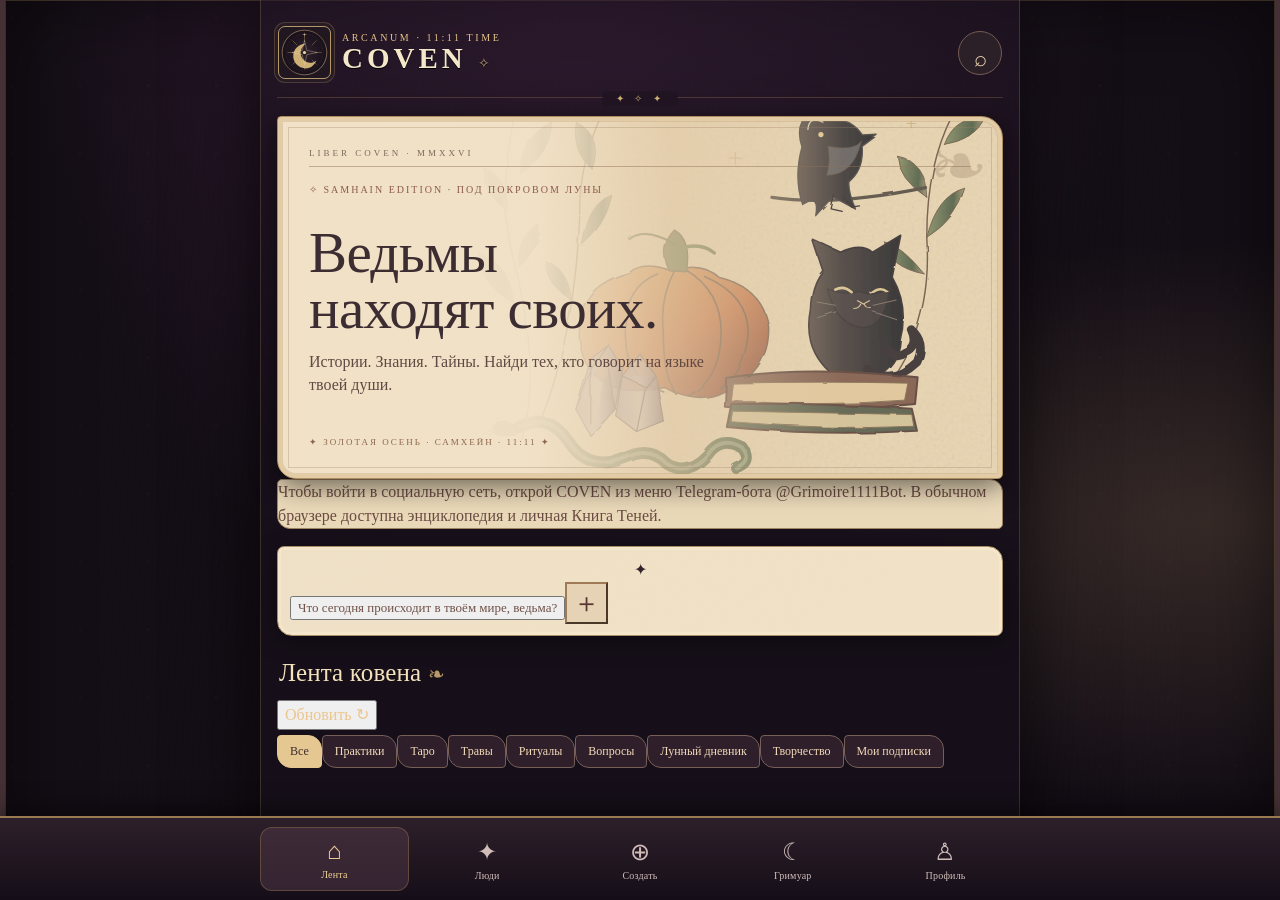
<file: index.html>
<!doctype html>
<html lang="ru">
<head>
<meta charset="utf-8">
<meta name="viewport" content="width=device-width,initial-scale=1,viewport-fit=cover">
<meta name="theme-color" content="#100d20">
<title>COVEN · Магическая социальная сеть</title>
<script src="https://telegram.org/js/telegram-web-app.js"></script>

<script src="./config.js"></script>
<style>
:root{--bg:#100d20;--panel:#1b1530;--panel2:#241b3b;--gold:#e6c77a;--lilac:#d7b9ff;--text:#f7f1ff;--muted:#b9adc9;--line:#392b52;--green:#a8d5bc}
*{box-sizing:border-box}body{margin:0;background:radial-gradient(ellipse at 50% -10%,#392454 0,transparent 45%),var(--bg);color:var(--text);font:16px/1.45 -apple-system,BlinkMacSystemFont,"Segoe UI",sans-serif;padding:env(safe-area-inset-top) 0 env(safe-area-inset-bottom)}
button,input,textarea,select{font:inherit}button{cursor:pointer}.app{max-width:760px;margin:auto;min-height:100dvh;padding:16px 16px 100px}.top{display:flex;justify-content:space-between;align-items:center;gap:12px;margin-bottom:18px}.brand{display:flex;gap:11px;align-items:center}.sigil{width:48px;height:48px;border:1px solid #a88ad5;border-radius:16px;display:grid;place-items:center;background:linear-gradient(145deg,#34204f,#151023);font-size:25px;color:var(--gold);box-shadow:0 0 24px #9c68d522}.eyebrow{color:var(--gold);font-size:11px;letter-spacing:2px;text-transform:uppercase}.brand h1{font-size:22px;margin:0;font-weight:700}.iconbtn{border:1px solid var(--line);background:var(--panel);color:var(--text);border-radius:14px;padding:10px 12px}
.view{display:none}.view.active{display:block}.hero{border:1px solid #57416c;border-radius:24px;padding:22px;background:linear-gradient(135deg,#2d1e43,#18132a 70%);position:relative;overflow:hidden;margin-bottom:16px}.hero:after{content:"✦";position:absolute;right:18px;top:10px;font-size:70px;color:#e6c77a22}.hero .small{color:var(--muted);font-size:13px}.hero h2{font-size:26px;line-height:1.15;margin:10px 0}.hero p{color:#d0c2df;margin:0 0 16px;max-width:420px}.pill{display:inline-flex;align-items:center;gap:7px;border:1px solid #705887;border-radius:999px;padding:7px 11px;color:var(--lilac);font-size:12px}.sectionhead{display:flex;justify-content:space-between;align-items:center;margin:22px 2px 10px}.sectionhead h3{margin:0;font-size:17px}.muted{color:var(--muted)}.grid{display:grid;grid-template-columns:repeat(2,minmax(0,1fr));gap:10px}.tile,.card{background:linear-gradient(145deg,var(--panel2),var(--panel));border:1px solid var(--line);border-radius:18px;padding:15px;text-align:left;color:var(--text);min-width:0}.tile{min-height:118px}.tile .emoji{font-size:25px;margin-bottom:8px}.tile strong{display:block;font-size:14px}.tile small{display:block;color:var(--muted);margin-top:4px;font-size:12px}.card{margin-bottom:10px}.card h3,.card h4{margin:0 0 6px}.card p{margin:0;color:var(--muted);font-size:14px}.row{display:flex;gap:10px;align-items:center}.row>*:first-child{flex:1}.field{width:100%;border:1px solid var(--line);background:#120e22;color:var(--text);border-radius:13px;padding:12px;margin:6px 0 12px;outline:none}.field:focus{border-color:#a98acb}textarea.field{min-height:110px;resize:vertical}.primary{border:0;background:linear-gradient(135deg,#e6c77a,#b88b51);color:#1b1025;font-weight:700;border-radius:13px;padding:12px 16px}.secondary{border:1px solid var(--line);background:#211833;color:var(--text);border-radius:13px;padding:10px 13px}.danger{color:#ffb6bd}.nav{position:fixed;z-index:5;bottom:0;left:0;right:0;padding:9px 8px calc(9px + env(safe-area-inset-bottom));background:#100d20ed;border-top:1px solid var(--line);backdrop-filter:blur(18px);display:flex;justify-content:center}.navinner{width:100%;max-width:760px;display:grid;grid-template-columns:repeat(5,1fr);gap:4px}.nav button{background:transparent;color:var(--muted);border:0;border-radius:12px;padding:7px 2px;font-size:10px}.nav button span{display:block;font-size:20px;margin-bottom:2px}.nav button.active{color:var(--gold);background:#2a203d}.empty{text-align:center;padding:26px 16px;color:var(--muted)}.tag{display:inline-block;border-radius:8px;padding:3px 8px;background:#39284f;color:#d9c1f5;font-size:11px;margin:4px 4px 0 0}.item-actions{display:flex;gap:8px;margin-top:12px;flex-wrap:wrap}.divider{height:1px;background:var(--line);margin:14px 0}.toast{position:fixed;left:50%;transform:translateX(-50%);bottom:90px;background:#332448;border:1px solid #775b90;border-radius:12px;padding:10px 15px;display:none;z-index:10;max-width:90%;text-align:center}.notice{font-size:12px;color:var(--muted);margin-top:12px}.moonicon{font-size:38px;color:var(--gold)}.inline-link{color:var(--gold);text-decoration:underline;cursor:pointer}@media(min-width:600px){.grid{grid-template-columns:repeat(3,minmax(0,1fr))}.hero{padding:28px}.hero h2{font-size:32px}}
</style>
<link rel="stylesheet" href="./coven.css?v=2.0">
</head>
<body>
<div class="book-rim" aria-hidden="true"></div>
<div class="app">
<header class="top">
  <div class="brand"><div class="sigil"><img src="[data-uri]" alt="" aria-hidden="true"></div><div><div class="eyebrow">ARCANUM · 11:11 TIME</div><h1>COVEN <span class="edition">✧</span></h1></div></div>
  <button class="iconbtn" id="searchBtn" aria-label="Поиск">⌕</button>
</header>

<main>
<section class="view active" id="feed">
  <div class="coven-hero"><div class="coven-book-stamp">LIBER COVEN · MMXXVI</div><div class="coven-kicker">✧ SAMHAIN EDITION · ПОД ПОКРОВОМ ЛУНЫ</div><h2>Ведьмы<br>находят своих.</h2><p>Истории. Знания. Тайны. Найди тех, кто говорит на языке твоей души.</p><div class="coven-hero-footer">✦ ЗОЛОТАЯ ОСЕНЬ · САМХЕЙН · 11:11 ✦</div></div>
  <div id="feedStatus" aria-live="polite"></div>
  <div class="coven-compose-prompt"><div id="postAvatar" class="coven-avatar-slot" aria-hidden="true">✦</div><button data-go="compose">Что сегодня происходит в твоём мире, <span id="welcomeName">ведьма</span>?</button><button class="round-btn" data-go="compose" aria-label="Создать публикацию">＋</button></div>
  <div class="coven-split"><div class="sectionhead"><h3>Лента ковена <span class="flourish">❧</span></h3></div><button class="coven-linkbtn" id="refreshFeed">Обновить ↻</button></div>
  <div class="coven-chiprow"><button class="coven-chip active" data-category="">Все</button><button class="coven-chip" data-category="Практики">Практики</button><button class="coven-chip" data-category="Таро">Таро</button><button class="coven-chip" data-category="Травы">Травы</button><button class="coven-chip" data-category="Ритуалы">Ритуалы</button><button class="coven-chip" data-category="Вопросы">Вопросы</button><button class="coven-chip" data-category="Лунный дневник">Лунный дневник</button><button class="coven-chip" data-category="Творчество">Творчество</button><button class="coven-chip" id="followingToggle">Мои подписки</button></div>
  <div id="feedList"></div><button class="secondary coven-hidden" id="morePosts" style="width:100%">Показать ещё ↓</button>
</section>
<section class="view" id="people">
  <div class="sectionhead"><h3>Ведьмы рядом по духу</h3></div>
  <p class="coven-form-hint">Найди участниц по магическому имени или Telegram username.</p>
  <input class="field" id="peopleSearch" placeholder="Поиск по именам…" maxlength="60" autocomplete="off">
  <div id="peopleStatus" aria-live="polite"></div><div id="peopleList"></div>
</section>
<section class="view" id="compose">
  <div class="sectionhead"><h3>Новое заклинание для ленты</h3></div>
  <div id="composeStatus" aria-live="polite"></div>
  <div class="card"><div class="coven-kicker">✦ Говори своим голосом</div>
   <textarea class="field" id="postText" maxlength="2500" rows="6" placeholder="История, вопрос, ритуал, мысли или открытие…"></textarea>
   <label class="coven-form-hint" for="postCategory">Тема публикации</label>
   <select class="field" id="postCategory"><option>Практики</option><option>Таро</option><option>Травы</option><option>Ритуалы</option><option>Вопросы</option><option>Лунный дневник</option><option>Творчество</option></select>
   <label class="coven-image-picker">＋ Добавить фотографию (JPG, PNG, WebP, до 5 МБ)<input type="file" id="postImage" accept="image/jpeg,image/png,image/webp"></label>
   <div id="postPreview"></div>
   <button class="primary" id="publishPost" style="width:100%">Опубликовать в COVEN ✦</button>
   <p class="coven-safety">Публикации видны участникам сообщества. Не публикуй личные данные других людей без согласия и не давай опасных медицинских советов.</p>
  </div>
</section>
<section class="view" id="profile">
  <div class="sectionhead"><h3>Мой магический профиль</h3><button class="secondary" data-go="settings">⚙</button></div>
  <div id="profileStatus" aria-live="polite"></div><div id="myProfile"></div>
  <div class="sectionhead"><h3>Мои публикации</h3></div><div id="myPosts"></div>
</section>
<section class="view" id="edit-profile">
  <div class="sectionhead"><h3>Моя магическая сущность</h3></div>
  <div class="card"><div class="avatar-editor">
    <div class="avatar-editor-top"><div id="avatarCurrent" aria-hidden="true">✦</div><div><div class="avatar-editor-title">Твой портрет в гримуаре</div><div class="coven-form-hint">Фотография появится в профиле, ленте и комментариях.</div></div></div>
    <label class="coven-image-picker avatar-picker" for="avatarImage">✧ Выбрать фото из галереи<input type="file" id="avatarImage" accept="image/*"></label>
    <div id="avatarPreviewBox" class="coven-hidden"><img id="avatarPreview" class="avatar-preview-img" alt="Предпросмотр аватара"><div class="coven-form-hint">Квадратная обрезка по центру · автоуменьшение перед загрузкой</div></div>
    <div class="avatar-actions"><button type="button" class="primary" id="uploadAvatar" disabled>Сохранить аватар</button><button type="button" class="secondary" id="deleteAvatar">Удалить фото</button></div>
   </div><div class="divider"></div><label for="editName">Имя в COVEN</label><input class="field" id="editName" maxlength="64" placeholder="Магическое имя">
   <label for="editElement">Твоя стихия</label><select class="field" id="editElement"><option>Луна</option><option>Огонь</option><option>Вода</option><option>Воздух</option><option>Земля</option><option>Эфир</option></select>
   <label for="editBio">О себе</label><textarea class="field" id="editBio" maxlength="500" placeholder="О чём ты мечтаешь и чем делишься с ковеном?"></textarea>
   <button class="primary" id="saveProfile">Сохранить профиль</button><button class="secondary" data-go="profile" style="margin-left:7px">Отмена</button>
  </div>
</section>
<section class="view" id="blocked-users">
  <div class="sectionhead"><h3>Заблокированные</h3><button class="secondary" data-go="settings">Назад</button></div>
  <div id="blockedList"></div>
</section>
<section class="view" id="user-profile">
  <div class="sectionhead"><h3>Участница ковена</h3><button class="secondary" data-go="people">Назад</button></div>
  <div id="otherProfile"></div><div class="sectionhead"><h3>Публикации</h3></div><div id="otherPosts"></div>
</section>
<section class="view" id="comments">
  <div class="sectionhead"><h3>Обсуждение</h3><button class="secondary" data-go="feed">В ленту</button></div>
  <div id="commentsList"></div>
  <div class="card"><h3>Оставить комментарий</h3><textarea class="field" id="commentText" maxlength="600" placeholder="С уважением к другим участникам…"></textarea><button class="primary" id="sendComment">Отправить</button></div>
</section>
<section class="view" id="home">
  <div class="hero">
    <div class="small" id="todayLabel">ТВОЁ ПРОСТРАНСТВО ПРАКТИКИ</div>
    <h2>Место, где намерение встречается с действием.</h2>
    <p>Собирай знания, записывай наблюдения и создавай собственную Книгу Теней.</p>
    <span class="pill" id="moonPill">☾ Лунный календарь</span>
  </div>
  <div class="sectionhead"><h3>Твоё пространство</h3><span class="muted">быстрый доступ</span></div>
  <div class="grid">
    <button class="tile" data-go="moon"><div class="emoji">🌙</div><strong>Лунный календарь</strong><small id="moonShort">Фаза и заметки дня</small></button>
    <button class="tile" data-go="book"><div class="emoji">📖</div><strong>Книга Теней</strong><small>Личные записи и открытия</small></button>
    <button class="tile" data-go="library"><div class="emoji">✧</div><strong>Энциклопедия</strong><small>Символы, травы, камни</small></button>
    <button class="tile" data-go="rituals"><div class="emoji">🕯️</div><strong>Практики</strong><small>Намерения и ритуалы</small></button>
  </div>
  <div class="sectionhead"><h3>Моя последняя запись</h3><button class="secondary" data-go="book">Все записи</button></div>
  <div id="latestEntry"></div>
  <p class="notice">Практики в приложении — инструмент личной рефлексии, а не гарантия сверхъестественного результата. Не используй огонь, растения или минералы без соблюдения правил безопасности.</p>
</section>

<section class="view" id="moon">
  <div class="sectionhead"><h3>Лунный календарь</h3><span class="muted" id="moonDate"></span></div>
  <div class="card">
    <div class="row"><div><div class="eyebrow">Приблизительная фаза</div><h2 id="moonName">Растущая Луна</h2><p id="moonDesc">Наблюдай за своим состоянием и выбирай намерение осознанно.</p></div><div class="moonicon" id="moonEmoji">🌔</div></div>
    <div class="divider"></div><div class="row"><div><span class="muted">Освещённость</span><br><strong id="illumination">—</strong></div><div><span class="muted">Возраст Луны</span><br><strong id="moonAge">—</strong></div></div>
  </div>
  <div class="card"><h3>Наблюдение дня</h3><p>Какие чувства, мысли или события ты замечаешь сегодня? Это не предсказание, а личная точка наблюдения.</p><textarea class="field" id="moonNote" placeholder="Запиши наблюдения…"></textarea><button class="primary" id="saveMoon">Сохранить наблюдение</button></div>
</section>

<section class="view" id="book">
  <div class="sectionhead"><h3>Книга Теней</h3><span class="muted" id="entryCount">0 записей</span></div>
  <div class="card"><h3 id="entryFormTitle">Новая запись</h3>
    <input class="field" id="entryTitle" placeholder="Название записи">
    <select class="field" id="entryType"><option>Наблюдение</option><option>Сон</option><option>Практика</option><option>Намерение</option><option>Идея</option></select>
    <textarea class="field" id="entryBody" placeholder="Что произошло? Что ты заметила? Что хочешь сохранить?"></textarea>
    <div class="row"><button class="primary" id="saveEntry">Сохранить запись</button><button class="secondary" id="cancelEdit" style="display:none">Отмена</button></div>
  </div>
  <div class="sectionhead"><h3>Сохранённое</h3></div><div id="entriesList"></div>
</section>

<section class="view" id="library">
  <div class="sectionhead"><h3>Энциклопедия</h3></div>
  <input class="field" id="librarySearch" placeholder="Поиск по гримуару…">
  <div id="libraryList"></div>
  <p class="notice">Справочные материалы описывают культурные и символические традиции; значения могут различаться в разных системах.</p>
</section>

<section class="view" id="rituals">
  <div class="sectionhead"><h3>Конструктор практик</h3></div>
  <div class="card"><h3>Выбери намерение</h3><p>Сформулируй, чему хочешь уделить внимание, и собери безопасную практику без обещаний гарантированного результата.</p>
  <select class="field" id="intent"><option value="grounding">Заземление и спокойствие</option><option value="selflove">Забота о себе</option><option value="clarity">Ясность и фокус</option><option value="release">Отпустить переживания</option><option value="abundance">Отношение к изобилию</option></select>
  <button class="primary" id="buildPractice">Собрать практику</button></div>
  <div id="practiceResult"></div>
  <div class="card"><h3>Сохранить в Книгу Теней</h3><p>После создания практики можно добавить её в личный дневник.</p><button class="secondary" id="savePractice" disabled>Сохранить текущую практику</button></div>
</section>

<section class="view" id="search">
  <div class="sectionhead"><h3>Поиск по Гримуару</h3></div>
  <input class="field" id="globalSearch" placeholder="Например: аметист, Луна, намерение…">
  <div id="searchResults"></div>
</section>

<section class="view" id="settings">
  <div class="sectionhead"><h3>Настройки</h3></div>
  <div class="card"><h3>Твои данные</h3><p>Записи хранятся локально в браузере этого устройства. Очистка данных браузера может удалить их. Для синхронизации между устройствами понадобится сервер и база данных.</p></div>
  <div class="card"><h3>Правила сообщества</h3><p>Обсуждаем символические практики уважительно и без травли. Фотографии и публикации в ленте видны другим пользователям. <a href="./rules.html" target="_blank" rel="noopener" style="color:var(--gold)">Правила COVEN</a> · <a href="./privacy.html" target="_blank" rel="noopener" style="color:var(--gold)">Приватность</a></p><button class="secondary" data-go="blocked-users">Заблокированные участники</button></div>
  <div class="card"><h3>Удалить аккаунт COVEN</h3><p>Удалит твой профиль, публикации, комментарии, подписки и загруженные фотографии с сервера. Личные записи Книги Теней на устройстве сохранятся.</p><button class="secondary danger" id="deleteAccount">Удалить аккаунт и публикации</button></div>
  <div class="card"><h3>Экспорт Книги Теней</h3><p>Скачай резервную копию личных записей в формате JSON.</p><button class="primary" id="exportData">Экспортировать записи</button></div>
  <div class="card"><h3>Удаление данных</h3><p>Удалит записи и наблюдения, сохранённые этим приложением на данном устройстве.</p><button class="secondary danger" id="clearData">Удалить локальные данные</button></div>
  <p class="notice">Версия COVEN 0.3 · Ведьмовской гримуар ·  · социальная сеть (с сервером) + личный Гримуар (локально)</p>
</section>
</main>
</div>

<nav class="nav" aria-label="Главная навигация"><div class="navinner">
  <button class="active" data-go="feed"><span>⌂</span>Лента</button>
  <button data-go="people"><span>✦</span>Люди</button>
  <button data-go="compose"><span>⊕</span>Создать</button>
  <button data-go="home"><span>☾</span>Гримуар</button>
  <button data-go="profile"><span>♙</span>Профиль</button>
</div></nav>
<div class="toast" id="toast"></div>
<script>
(function(){
const tg=window.Telegram?.WebApp;
if(tg){tg.ready();tg.expand();try{tg.setHeaderColor('#181119');tg.setBackgroundColor('#181119')}catch(e){}}
const $=id=>document.getElementById(id);
const STORE='grimuar_1111_v1';
let data=loadData(), editingId=null, currentPractice=null;
function loadData(){try{return JSON.parse(localStorage.getItem(STORE))||{entries:[],moonNotes:{}}}catch(e){return {entries:[],moonNotes:{}}}}
function saveData(){localStorage.setItem(STORE,JSON.stringify(data))}
function toast(s){$('toast').textContent=s;$('toast').style.display='block';setTimeout(()=>$('toast').style.display='none',2300)}
function esc(s){return String(s??'').replace(/[&<>"']/g,c=>({'&':'&amp;','<':'&lt;','>':'&gt;','"':'&quot;',"'":'&#39;'}[c]))}
function dateLabel(d=new Date()){return d.toLocaleDateString('ru-RU',{day:'numeric',month:'long',year:'numeric'})}
function showView(id){document.querySelectorAll('.view').forEach(v=>v.classList.toggle('active',v.id===id));document.querySelectorAll('.nav button').forEach(b=>b.classList.toggle('active',b.dataset.go===id));if(id==='book')renderEntries();if(id==='home')renderLatest();if(id==='library')renderLibrary();if(id==='search')$('globalSearch').focus();window.scrollTo({top:0,behavior:'smooth'});window.onCovenView?.(id)}
window.covenGo=showView;window.covenToast=toast;
document.querySelectorAll('[data-go]').forEach(b=>b.addEventListener('click',()=>showView(b.dataset.go)));
$('searchBtn').onclick=()=>showView('search');
const epoch=Date.UTC(2000,0,6,18,14), synodic=29.530588853;
function moonInfo(d=new Date()){let days=(d.getTime()-epoch)/86400000;let age=((days%synodic)+synodic)%synodic;let frac=age/synodic;let illum=(1-Math.cos(2*Math.PI*frac))/2;let phases=[['Новолуние','🌑','Время обозначить намерение и начать цикл наблюдений.'],['Растущий серп','🌒','Можно выбрать небольшой шаг и отслеживать, что помогает двигаться вперёд.'],['Первая четверть','🌓','Подходит для проверки плана и внимательного выбора следующего действия.'],['Растущая Луна','🌔','Замечай рост, закрепляй полезные привычки и наблюдай за результатами.'],['Полнолуние','🌕','Пауза для подведения итогов и записи того, что стало заметнее.'],['Убывающая Луна','🌖','Можно пересмотреть нагрузку и решить, от чего стоит отказаться.'],['Последняя четверть','🌗','Подведи итоги цикла и освободи место для новых задач.'],['Убывающий серп','🌘','Выдели время на отдых, завершение дел и спокойное наблюдение.']];let ix=Math.round(frac*8)%8;return {age,illum,phase:phases[ix]}}
function renderMoon(){let m=moonInfo();$('moonName').textContent=m.phase[0];$('moonEmoji').textContent=m.phase[1];$('moonDesc').textContent=m.phase[2];$('illumination').textContent=Math.round(m.illum*100)+'%';$('moonAge').textContent=m.age.toFixed(1)+' суток';$('moonDate').textContent=dateLabel();$('moonPill').textContent=m.phase[1]+' '+m.phase[0];$('moonShort').textContent=m.phase[0]+' · '+Math.round(m.illum*100)+'%';$('todayLabel').textContent=dateLabel().toUpperCase();$('moonNote').value=data.moonNotes[new Date().toISOString().slice(0,10)]||''}
$('saveMoon').onclick=()=>{data.moonNotes[new Date().toISOString().slice(0,10)]=$('moonNote').value;saveData();toast('Наблюдение сохранено')};
function renderLatest(){let e=data.entries[0];$('latestEntry').innerHTML=e?`<div class="card"><div class="eyebrow">${esc(e.type)} · ${esc(e.date)}</div><h3>${esc(e.title||'Без названия')}</h3><p>${esc(e.body).slice(0,180)}${e.body.length>180?'…':''}</p></div>`:'<div class="card"><p>Здесь появится твоя последняя запись. Сохрани первое наблюдение в Книге Теней.</p><button class="secondary" data-go="book">Создать запись</button></div>';$('latestEntry').querySelectorAll('[data-go]').forEach(b=>b.onclick=()=>showView('book'))}
function resetEntryForm(){$('entryTitle').value='';$('entryBody').value='';$('entryType').value='Наблюдение';editingId=null;$('entryFormTitle').textContent='Новая запись';$('saveEntry').textContent='Сохранить запись';$('cancelEdit').style.display='none'}
$('saveEntry').onclick=()=>{let title=$('entryTitle').value.trim(),body=$('entryBody').value.trim();if(!title&&!body){toast('Добавь название или текст записи');return}let obj={id:editingId||String(Date.now()),title:title||'Без названия',body,type:$('entryType').value,date:dateLabel()};if(editingId){let i=data.entries.findIndex(e=>e.id===editingId);if(i>=0)data.entries[i]=obj}else data.entries.unshift(obj);saveData();resetEntryForm();renderEntries();renderLatest();toast('Запись сохранена')};
$('cancelEdit').onclick=resetEntryForm;
function renderEntries(){ $('entryCount').textContent=data.entries.length+' записей';$('entriesList').innerHTML=data.entries.length?data.entries.map(e=>`<article class="card"><div class="eyebrow">${esc(e.type)} · ${esc(e.date)}</div><h3>${esc(e.title)}</h3><p>${esc(e.body).replace(/\n/g,'<br>')}</p><div class="item-actions"><button class="secondary" data-edit="${esc(e.id)}">Изменить</button><button class="secondary danger" data-delete="${esc(e.id)}">Удалить</button></div></article>`).join(''):'<div class="empty">Пока нет записей.<br>Начни с того, что важно сохранить.</div>';
$('entriesList').querySelectorAll('[data-edit]').forEach(b=>b.onclick=()=>{let e=data.entries.find(x=>x.id===b.dataset.edit);if(!e)return;editingId=e.id;$('entryTitle').value=e.title;$('entryBody').value=e.body;$('entryType').value=e.type;$('entryFormTitle').textContent='Редактирование записи';$('saveEntry').textContent='Сохранить изменения';$('cancelEdit').style.display='inline-block';window.scrollTo({top:0,behavior:'smooth'})});
$('entriesList').querySelectorAll('[data-delete]').forEach(b=>b.onclick=()=>{if(confirm('Удалить эту запись?')){data.entries=data.entries.filter(x=>x.id!==b.dataset.delete);saveData();renderEntries();renderLatest();toast('Запись удалена')}})}
let library=[
{title:'Аметист',category:'Минералы',tags:'камни фокус спокойствие',body:'В современной символике часто связывается с ясностью и созерцанием. В разных культурах значения камней различаются. Не используй минералы для приготовления настоев или употребления внутрь.'},
{title:'Обсидиан',category:'Минералы',tags:'камни границы символ',body:'В некоторых современных практиках символизирует границы и самоанализ. Это вулканическое стекло: края могут быть острыми, обращайся осторожно.'},
{title:'Розовый кварц',category:'Минералы',tags:'камни любовь забота',body:'Часто используется как символ мягкости, принятия и заботы о себе. Можно связать его с письменным упражнением: «Как я могу проявить к себе доброту сегодня?»'},
{title:'Свеча',category:'Инструменты',tags:'огонь ритуал намерение',body:'Свеча может служить символическим фокусом внимания. Не оставляй открытый огонь без присмотра, держи вдали от ткани, волос, детей и животных. Можно заменить LED-свечой.'},
{title:'Соль',category:'Материалы',tags:'очищение символ пространство',body:'В ряде народных традиций соль символически связывают с очищением и границами. Не рассыпай её там, где это может навредить растениям или животным.'},
{title:'Лавровый лист',category:'Растения',tags:'трава намерение традиция',body:'В разных исторических традициях лавр связывали с победой и признанием. Запиши цель на бумаге вместо сжигания листа. Не употребляй растения как средство лечения без надёжной медицинской консультации.'},
{title:'Пентаграмма',category:'Символы',tags:'символ защита традиция',body:'Пятиконечная звезда встречается в разных исторических и современных символических системах. Её смысл зависит от контекста и традиции; не существует одного универсального толкования.'},
{title:'Колесо года',category:'Календарь',tags:'сезоны солнцестояние равноденствие',body:'Современное Колесо года объединяет восемь сезонных праздников в некоторых языческих традициях. Можно использовать даты как повод замечать сезонные изменения и подводить личные итоги.'},
{title:'Книга Теней',category:'Практики',tags:'дневник записи наблюдение',body:'Личный дневник для сохранения практик, размышлений и результатов. Полезно записывать дату, намерение, ход упражнения и то, что ты заметила после него.'},
{title:'Заземление',category:'Практики',tags:'дыхание спокойствие фокус',body:'Короткое упражнение: почувствуй опору под ногами, назови пять вещей, которые видишь, и сделай несколько комфортных вдохов. Остановись, если почувствуешь дискомфорт.'}
];
function renderLibrary(q=''){let items=library.filter(x=>(x.title+' '+x.category+' '+x.tags+' '+x.body).toLowerCase().includes(q.toLowerCase()));$('libraryList').innerHTML=items.map((x,i)=>`<article class="card"><div class="eyebrow">${esc(x.category)}</div><h3>${esc(x.title)}</h3><p>${esc(x.body)}</p><div>${x.tags.split(' ').slice(0,4).map(t=>`<span class="tag">${esc(t)}</span>`).join('')}</div><div class="item-actions"><button class="secondary" data-save-lib="${i}">Записать в Книгу Теней</button></div></article>`).join('')||'<div class="empty">Ничего не найдено.</div>'; $('libraryList').querySelectorAll('[data-save-lib]').forEach(b=>b.onclick=()=>{let x=items[Number(b.dataset.saveLib)];data.entries.unshift({id:String(Date.now()),title:x.title,type:'Заметка из энциклопедии',body:x.body,date:dateLabel()});saveData();renderLatest();toast('Добавлено в Книгу Теней')})}
$('librarySearch').addEventListener('input',e=>renderLibrary(e.target.value));
const practices={grounding:{title:'Практика опоры',steps:['Устройся удобно и почувствуй опору под телом.','Назови пять предметов вокруг и три звука, которые слышишь.','Сделай несколько спокойных, комфортных вдохов.','Запиши одно конкретное действие, которое поможет тебе сегодня.']},selflove:{title:'Практика заботы о себе',steps:['Сделай паузу и спроси себя: что мне сейчас нужно?','Запиши три вещи, за которые можешь поблагодарить себя.','Выбери одно небольшое действие заботы на ближайшие сутки.']},clarity:{title:'Практика ясности',steps:['Запиши вопрос, который занимает твои мысли.','Раздели лист на две части: что я знаю и что предполагаю.','Выбери один проверяемый следующий шаг.']},release:{title:'Практика завершения',steps:['Запиши, что больше не хочешь нести с собой.','Отдели то, что можешь изменить, от того, что вне твоего контроля.','Выбери безопасный символ завершения: закрыть блокнот, убрать лист или сделать паузу.']},abundance:{title:'Практика внимания к изобилию',steps:['Запиши, что для тебя означает достаток в реальных жизненных условиях.','Отметь три ресурса, которые уже доступны: время, навыки, поддержка или возможности.','Выбери один практический шаг к финансовой или личной цели.']}};
$('buildPractice').onclick=()=>{let p=practices[$('intent').value];currentPractice=p;$('practiceResult').innerHTML=`<div class="card"><div class="eyebrow">ТВОЯ ПРАКТИКА</div><h3>${esc(p.title)}</h3><ol>${p.steps.map(s=>`<li style="margin:8px 0">${esc(s)}</li>`).join('')}</ol><p>Продолжительность: 5–10 минут. Выполняй только то, что комфортно и безопасно для тебя.</p></div>`;$('savePractice').disabled=false};
$('savePractice').onclick=()=>{if(!currentPractice)return;data.entries.unshift({id:String(Date.now()),title:currentPractice.title,type:'Практика',body:currentPractice.steps.map((s,i)=>(i+1)+'. '+s).join('\n'),date:dateLabel()});saveData();renderLatest();toast('Практика сохранена в Книге Теней')};
function doSearch(q){let results=[];if(!q){$('searchResults').innerHTML='<div class="empty">Введи слово или тему для поиска.</div>';return}library.forEach(x=>{if((x.title+' '+x.category+' '+x.tags+' '+x.body).toLowerCase().includes(q.toLowerCase()))results.push({title:x.title,desc:x.category+' · '+x.body,go:'library'})});data.entries.forEach(x=>{if((x.title+' '+x.body+' '+x.type).toLowerCase().includes(q.toLowerCase()))results.push({title:x.title,desc:'Книга Теней · '+x.body,go:'book'})});$('searchResults').innerHTML=results.length?results.map(x=>`<div class="card"><h3>${esc(x.title)}</h3><p>${esc(x.desc).slice(0,220)}</p></div>`).join(''):'<div class="empty">Совпадений нет.</div>'}
$('globalSearch').addEventListener('input',e=>doSearch(e.target.value));
$('exportData').onclick=()=>{let blob=new Blob([JSON.stringify(data,null,2)],{type:'application/json'}),url=URL.createObjectURL(blob),a=document.createElement('a');a.href=url;a.download='grimuar-backup.json';a.click();URL.revokeObjectURL(url);toast('Резервная копия подготовлена')};
$('clearData').onclick=()=>{if(confirm('Точно удалить все локальные записи и наблюдения? Это действие нельзя отменить.')){data={entries:[],moonNotes:{}};saveData();renderEntries();renderLatest();renderMoon();toast('Локальные данные удалены')}};
renderMoon();renderLatest();renderEntries();renderLibrary();
fetch('./encyclopedia.json').then(r=>r.ok?r.json():Promise.reject(new Error('Статьи не загружены'))).then(extra=>{
  if(Array.isArray(extra)){
   library=library.concat(extra.map(x=>({...x,category:x.category+' · редакционный черновик'})));
   renderLibrary($('librarySearch').value);
  }
}).catch(e=>console.warn('COVEN encyclopedia:',e));
})();
</script>
<script src="./coven.js?v=2.0"></script>
</body>
</html>
</file>
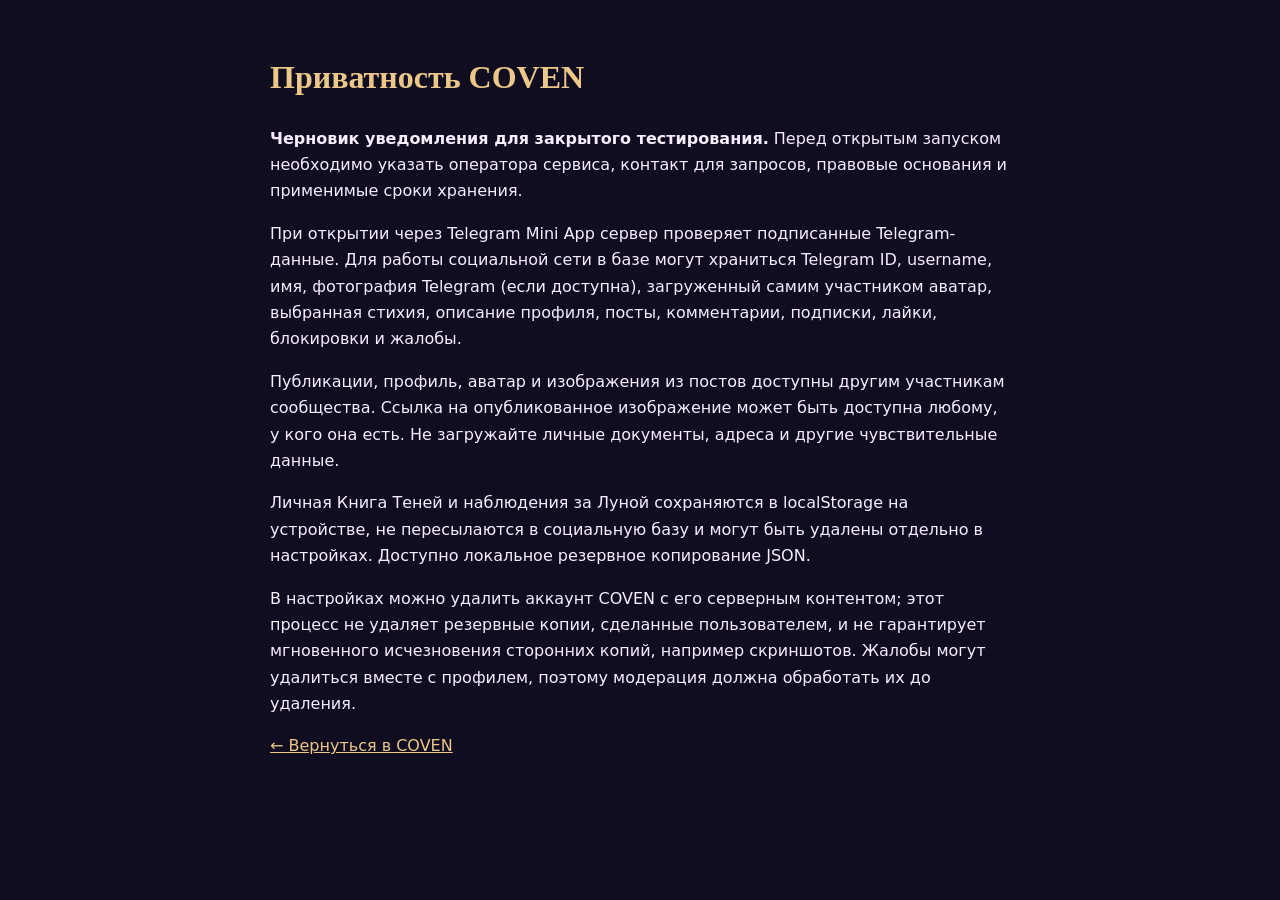
<file: privacy.html>
<!doctype html><html lang="ru"><head><meta charset="utf-8"><meta name="viewport" content="width=device-width,initial-scale=1"><title>Приватность COVEN</title><style>body{background:#100d20;color:#f7edff;font:16px/1.65 system-ui;max-width:740px;margin:auto;padding:30px 19px}h1{color:#ebc889;font-family:Georgia,serif}a{color:#ebc889}li{margin:12px 0}</style></head><body><h1>Приватность COVEN</h1><p><strong>Черновик уведомления для закрытого тестирования.</strong> Перед открытым запуском необходимо указать оператора сервиса, контакт для запросов, правовые основания и применимые сроки хранения.</p><p>При открытии через Telegram Mini App сервер проверяет подписанные Telegram-данные. Для работы социальной сети в базе могут храниться Telegram ID, username, имя, фотография Telegram (если доступна), загруженный самим участником аватар, выбранная стихия, описание профиля, посты, комментарии, подписки, лайки, блокировки и жалобы.</p><p>Публикации, профиль, аватар и изображения из постов доступны другим участникам сообщества. Ссылка на опубликованное изображение может быть доступна любому, у кого она есть. Не загружайте личные документы, адреса и другие чувствительные данные.</p><p>Личная Книга Теней и наблюдения за Луной сохраняются в localStorage на устройстве, не пересылаются в социальную базу и могут быть удалены отдельно в настройках. Доступно локальное резервное копирование JSON.</p><p>В настройках можно удалить аккаунт COVEN с его серверным контентом; этот процесс не удаляет резервные копии, сделанные пользователем, и не гарантирует мгновенного исчезновения сторонних копий, например скриншотов. Жалобы могут удалиться вместе с профилем, поэтому модерация должна обработать их до удаления.</p><p><a href="./">← Вернуться в COVEN</a></p></body></html>
</file>
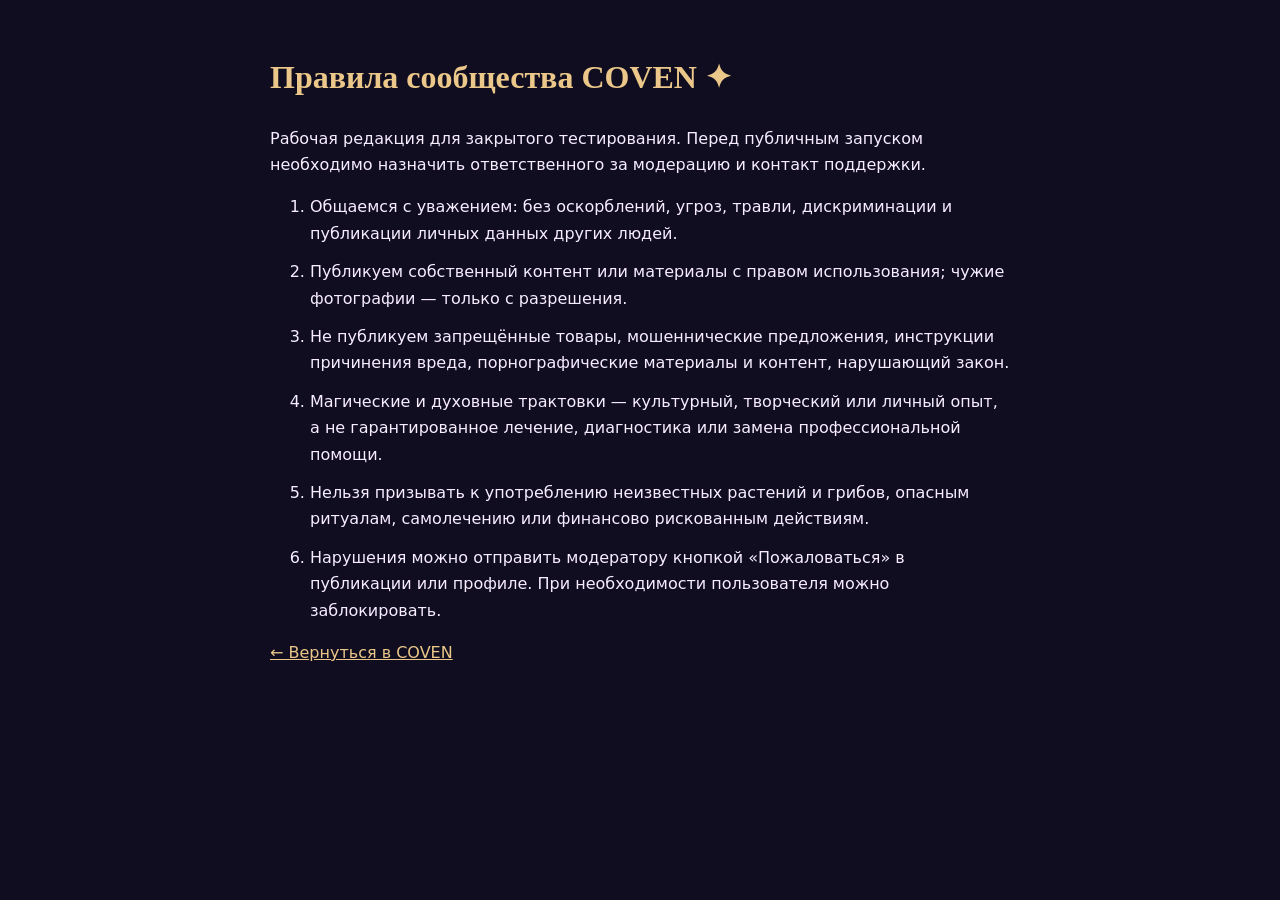
<file: rules.html>
<!doctype html><html lang="ru"><head><meta charset="utf-8"><meta name="viewport" content="width=device-width,initial-scale=1"><title>Правила COVEN</title><style>body{background:#100d20;color:#f7edff;font:16px/1.65 system-ui;max-width:740px;margin:auto;padding:30px 19px}h1{color:#ebc889;font-family:Georgia,serif}a{color:#ebc889}li{margin:12px 0}</style></head><body><h1>Правила сообщества COVEN ✦</h1><p>Рабочая редакция для закрытого тестирования. Перед публичным запуском необходимо назначить ответственного за модерацию и контакт поддержки.</p><ol><li>Общаемся с уважением: без оскорблений, угроз, травли, дискриминации и публикации личных данных других людей.</li><li>Публикуем собственный контент или материалы с правом использования; чужие фотографии — только с разрешения.</li><li>Не публикуем запрещённые товары, мошеннические предложения, инструкции причинения вреда, порнографические материалы и контент, нарушающий закон.</li><li>Магические и духовные трактовки — культурный, творческий или личный опыт, а не гарантированное лечение, диагностика или замена профессиональной помощи.</li><li>Нельзя призывать к употреблению неизвестных растений и грибов, опасным ритуалам, самолечению или финансово рискованным действиям.</li><li>Нарушения можно отправить модератору кнопкой «Пожаловаться» в публикации или профиле. При необходимости пользователя можно заблокировать.</li></ol><p><a href="./">← Вернуться в COVEN</a></p></body></html>
</file>
<file: coven.css>
/* COVEN · OCTOBER GRIMOIRE. Original hand-illustrated watercolor-style SVG artwork. */
:root{--bg:#140e16;--panel:#ead9b8;--panel2:#f3e6ca;--gold:#dbb677;--lilac:#c5aab5;--text:#34262d;--muted:#735c5c;--line:#bda380;--green:#687457;--ink:#32242a;--wine:#51303a;--cream:#f7ecd4}
html{background:#140e16}body{color:#f0e5d2;background:radial-gradient(ellipse at 45% -12%,#3b223c 0%,transparent 56%),radial-gradient(ellipse at 95% 58%,#362a27 0%,transparent 38%),#140e16;font-family:Georgia,"Iowan Old Style",serif;line-height:1.5}
body:before{content:"";position:fixed;inset:0;opacity:.16;pointer-events:none;z-index:0;background:repeating-linear-gradient(94deg,transparent 0 4px,#c6a97808 5px 6px),radial-gradient(circle at 18% 26%,#c8a87430 0 1px,transparent 2px) 0 0 / 68px 68px}
.book-rim{position:fixed;pointer-events:none;z-index:0;inset:0;border-left:5px solid #453135;border-right:5px solid #453135;box-shadow:inset 0 0 0 1px #97795150,inset 0 0 80px #0008}
.app{position:relative;z-index:1;padding:16px 16px 112px;max-width:760px;background:linear-gradient(180deg,#24162680,#160f19 70%);border-left:1px solid #a38b6247;border-right:1px solid #a38b6247;min-height:100dvh;box-shadow:0 0 70px #0009}
.top{padding:10px 1px 18px;border-bottom:1px solid #8b654b69;margin-bottom:18px;position:relative}
.top:after{content:"✦  ✧  ✦";position:absolute;bottom:-9px;left:50%;transform:translateX(-50%);padding:0 13px;background:#211524;color:#d2b173;font-size:10px;letter-spacing:4px}
.brand{gap:11px}.brand h1{font:700 29px/1.05 Georgia,serif;letter-spacing:4px;color:#f5e7c9;text-shadow:0 1px 0 #000}.edition{color:#bca077;font:normal 14px serif}.eyebrow{letter-spacing:2.6px;color:#e5c487;font:10px Georgia,serif}
.sigil{width:53px;height:53px;border-radius:7px;border:1px solid #b59867;box-shadow:0 0 0 3px #271b25,0 0 0 4px #76604785;background:#211721;padding:2px;overflow:hidden}.sigil img{width:100%;height:100%;object-fit:contain}
.iconbtn{background:#2b2028;border:1px solid #755b53;color:#ebd3ae;border-radius:50%;width:44px;height:44px;display:grid;place-items:center;font-size:22px}
.sectionhead{margin:22px 2px 12px}.sectionhead h3{font:normal 25px/1.2 "Iowan Old Style",Palatino,Georgia,serif;color:#f3e2bb;letter-spacing:.15px}.flourish{color:#b99b69;font-size:20px}
/* Book opening: parchment watercolor with an original botanical / witch-animal painting */
.coven-hero,.hero{position:relative;isolation:isolate;overflow:hidden;min-height:295px;padding:24px 23px 18px;border-radius:4px 22px 5px 19px;color:var(--ink);border:1px solid #ad8d5e;box-shadow:inset 0 0 0 4px #e3cca5,inset 0 0 0 5px #a487603e,0 8px 26px #0008;background:linear-gradient(90deg,#f1e1c6 0%,#f1e1c6f5 35%,#e2cba8b2 54%,#dac39933 78%,#dac3992b 100%),url('[data-uri]') right bottom / 74% auto no-repeat,url('[data-uri]') center / 260px}
.coven-hero:before,.hero:before{content:"";z-index:-1;position:absolute;inset:10px;border:1px solid #987f6452;pointer-events:none}
.coven-hero:after,.hero:after{content:"❧";position:absolute;color:#7d654e3b;font:70px Georgia,serif;top:8px;right:14px}
.coven-hero h2{font:normal clamp(32px,8.7vw,48px)/.99 "Iowan Old Style",Baskerville,Georgia,serif;max-width:68%;letter-spacing:-.6px;color:#3c2d32;margin:28px 0 13px;text-shadow:none}
.coven-hero p{font:14px/1.43 Georgia,serif;color:#614944;max-width:62%;position:relative;margin:0 0 21px}
.coven-kicker{font:10px Georgia,serif;color:#8c5a4b;letter-spacing:2px;max-width:73%;line-height:1.5}
.coven-book-stamp{font:9px Georgia,serif;letter-spacing:3px;color:#7d695e;border-bottom:1px solid #90705779;padding-bottom:8px;max-width:100%;margin-bottom:15px}
.coven-hero-footer{font:9px Georgia,serif;letter-spacing:2px;color:#8c684c;margin-top:22px}
.hero{padding:29px 24px;min-height:240px}.hero .small{color:#906d58;font-size:10px;letter-spacing:2px}.hero h2{font:normal 29px/1.05 Georgia,serif;color:#3a2a2f;max-width:65%;margin:15px 0 10px}.hero p{font-size:13px;color:#6c5248;max-width:70%}.pill{color:#65463a;border-color:#9b7a5e;background:#f4e5c89a}
/* Paper, ink, wax and copper */
.card,.tile,.coven-feed-card,.coven-people-card,.coven-hero,.coven-comment-card,.coven-profile-cover,.coven-compose-prompt,.coven-status,.coven-empty{font-family:Georgia,serif}
.card,.tile,.coven-feed-card,.coven-people-card,.coven-profile-cover,.coven-compose-prompt{background:linear-gradient(135deg,#efe1c8e8,#f2e3c8e9),url('[data-uri]') center / 350px;border:1px solid #a98d69;border-radius:5px 16px 6px 16px;box-shadow:inset 0 0 0 3px #f9edcf64,0 6px 22px #0006;color:var(--ink)}
.card,.coven-feed-card,.coven-people-card{position:relative}.card:before,.coven-feed-card:before{content:"✧";position:absolute;right:12px;top:8px;color:#ac8d62b3;font-size:16px;pointer-events:none}
.card{padding:18px}.card h2,.card h3,.card h4{color:#3d2c32;font-family:Georgia,serif}.card p,.tile small{color:#6b554f}.card .eyebrow{color:#895f52}.tile{text-align:center;padding:17px 8px;min-height:136px}.tile .emoji{font-size:27px}.tile strong{color:#402b2e;font-size:15px}.tile small{color:#6b5857;font-size:11px}
.muted,.notice,.coven-form-hint,.coven-tiny{color:#c8ac9b}.coven-safety{color:#8a6b64}.card .coven-form-hint,.card .coven-safety,.card .coven-tiny{color:#786054}.card .notice{color:#746057}.card label{color:#453037}.card .muted{color:#846a61}
.field{border:1px solid #b49a7b;border-radius:6px 10px 6px 10px;background:#fff4dbd9;color:#372932;padding:12px 13px;box-shadow:inset 1px 2px 4px #91765b25}.field:focus{outline:2px solid #ba8e5b;outline-offset:1px;border-color:#996d55}.field::placeholder{color:#a18b80}
.primary{background:linear-gradient(120deg,#b78e53,#efdb99 42%,#bd955e);border:1px solid #987143;color:#33252b;text-shadow:0 1px #ffffff30;border-radius:6px 11px 6px 11px;min-height:46px;box-shadow:0 2px 0 #927045,0 3px 9px #6e43233a;font-family:Georgia,serif;font-weight:700}.primary:disabled{opacity:.5}.secondary{border:1px solid #aa8d6b;border-radius:5px 10px 5px 10px;background:#f1dfbf;color:#503b3e;font-family:Georgia,serif;min-height:44px}.coven-linkbtn{color:#ebc68d}.card .secondary,.coven-profile-cover .secondary,.coven-people-card .secondary{color:#513939;background:#edd9b5}.card .primary{color:#2e2426}
.tag,.coven-tag{border:1px solid #bb9c79;border-radius:3px 8px;background:#e0c7a7;color:#78423c;font:11px Georgia,serif}.divider{background:#9f7c5e61}
.coven-compose-prompt{padding:11px 12px;gap:12px;margin:17px 0;border-radius:7px 15px 7px 15px}.coven-compose-prompt button{color:#705148;font:13px/1.4 Georgia,serif}.coven-compose-prompt .round-btn{color:#5a3631;border-color:#9e7a57;font:27px Georgia,serif;background:#e6d2b4}.coven-chiprow{margin-top:5px;padding-bottom:16px;gap:8px}.coven-chip{background:#2e1f2a;border:1px solid #765f57;color:#f3daba;font:12px Georgia,serif;padding:8px 12px;border-radius:4px 14px 4px 14px}.coven-chip.active{background:#e4c791;color:#3f2d2f;border-color:#e4c791}
.coven-avatar{background:linear-gradient(140deg,#825764,#3d2d38);border:2px solid #bf9a64;box-shadow:0 0 0 3px #efe2c25e,inset 0 0 7px #24111760;color:#fff1d3;font:19px Georgia,serif}.coven-avatar.lg{width:81px;height:81px;flex-basis:81px;font:31px Georgia,serif}.coven-avatar img{display:block;width:100%;height:100%;object-fit:cover}
.coven-feed-card{padding:17px 15px 13px;margin:0 0 15px}.coven-author{font:700 15px Georgia,serif;color:#3f2d35}.coven-meta{color:#90756a;font-size:11px}.coven-byline{margin-bottom:15px}.coven-body{color:#392d32;font:14px/1.67 Georgia,serif;letter-spacing:.1px;margin:8px 0 15px}.coven-image{border-radius:3px 11px 3px 11px;border:5px solid #ebd9b7;outline:1px solid #9d795a;background:#b9a389;margin:14px 0 18px;max-height:420px;box-shadow:0 4px 14px #3d26252e}.coven-actions{border-top:1px solid #ae8a6a77;padding-top:12px}.coven-action{color:#694a43;font:13px Georgia,serif}.coven-action.liked{color:#9a4655}.coven-action.more{font-size:11px}
.coven-people-card{padding:13px;margin-bottom:12px}.coven-people-card p{color:#785b56}.coven-profile-cover{padding:22px 19px 20px;position:relative;overflow:hidden}.coven-profile-cover:after{content:"";position:absolute;background:url('[data-uri]') no-repeat right bottom/contain;width:130px;height:170px;right:-20px;bottom:0;opacity:.19;pointer-events:none}.coven-profile-cover>*{position:relative;z-index:1}.coven-profile-top h2{font:normal 30px Georgia,serif;color:#3c2a33}.coven-profile-top p{color:#785a51}.coven-stats{gap:19px;color:#6c534e}.coven-stats strong{color:#372a32;font-size:18px}.coven-profile-bio{color:#4d3d3a;line-height:1.6}.coven-profile-btns button{font:14px Georgia,serif}
.coven-image-picker{border:1px dashed #98714e;background:#f1dfbc8a;color:#714b3e;border-radius:5px 12px 5px 12px;margin:11px 0}.coven-media-preview{border:4px solid #ddc5a1}.coven-comment-card{background:#f1e0bf;color:#3e3034;margin-bottom:9px;padding:14px;border:1px solid #ab906f;border-radius:4px 12px}.coven-empty{border:1px dashed #8b7156;border-radius:5px 16px;background:#eee0c5ed;color:#6b4b43;font-size:13px}.coven-loading{color:#ebd5b7}.coven-status{border:1px solid #a18563;background:#ead9b9;color:#6b4c43;border-radius:5px 13px}.coven-status.error{color:#8f2f39;border-color:#ad5b5c}.coven-form-hint{font-size:12px;line-height:1.6}.notice{font-size:12px}
/* Avatar editor */
.avatar-editor{padding:13px 11px 14px;background:#d7bc918c;border:1px solid #aa805f;border-radius:5px 14px}.avatar-editor-top{display:flex;gap:16px;align-items:center}.avatar-editor-title{font:normal 21px/1.1 Georgia,serif;color:#412d35}.avatar-editor-top .coven-form-hint{color:#775951;margin-top:7px}.avatar-picker{text-align:center;font:700 14px Georgia,serif;cursor:pointer;background:#f9e9cb}.avatar-actions{display:flex;gap:8px;flex-wrap:wrap;margin:7px 0 0}.avatar-actions .primary,.avatar-actions .secondary{flex:1;white-space:normal;padding:9px}.avatar-preview-img{display:block;width:132px;height:132px;object-fit:cover;margin:8px auto;border:6px solid #d2b280;outline:1px solid #6d574c;border-radius:50%}
.coven-hidden{display:none!important}
/* Book navigation - leather gilt binding */
.nav{background:linear-gradient(180deg,#2e202bfa,#150e18fc);box-shadow:0 -7px 22px #0007;border-top:2px double #987950;backdrop-filter:blur(16px)}.navinner{max-width:760px}.nav button{color:#d0bdb8;font:10px Georgia,serif;min-height:64px;letter-spacing:.2px}.nav button span{font:normal 24px Georgia,serif;margin:0 0 4px}.nav button.active{color:#f2d495;background:#52384880;border:1px solid #9d7b526b}
#toast{background:#3e2934;color:#f5dfb5;border:1px solid #b39361;box-shadow:0 8px 20px #0008}
:focus-visible{outline:2px solid #cfa46b;outline-offset:3px}button{touch-action:manipulation}
@media(max-width:360px){.app{padding-inline:12px}.coven-hero{padding:19px 16px 16px}.coven-hero h2{font-size:31px}.coven-hero p{font-size:12px}.coven-avatar.lg{width:67px;height:67px;flex-basis:67px}.coven-profile-top{gap:10px}.avatar-editor-top{gap:10px}}
@media(min-width:650px){.coven-hero{min-height:340px;padding:31px}.coven-hero h2{font-size:57px;max-width:65%}.coven-hero p{font-size:16px}.coven-hero-footer{margin-top:40px}.coven-feed-card{padding:21px}}
@media(prefers-reduced-motion:reduce){*{scroll-behavior:auto!important;animation:none!important;transition:none!important}}

/* iOS photo picker must be visually hidden but label remains tappable */
.coven-image-picker input[type="file"]{display:none}

.coven-avatar-slot{flex:0 0 40px;display:grid;place-items:center}.coven-avatar-slot .coven-avatar{margin:0}
</file>
